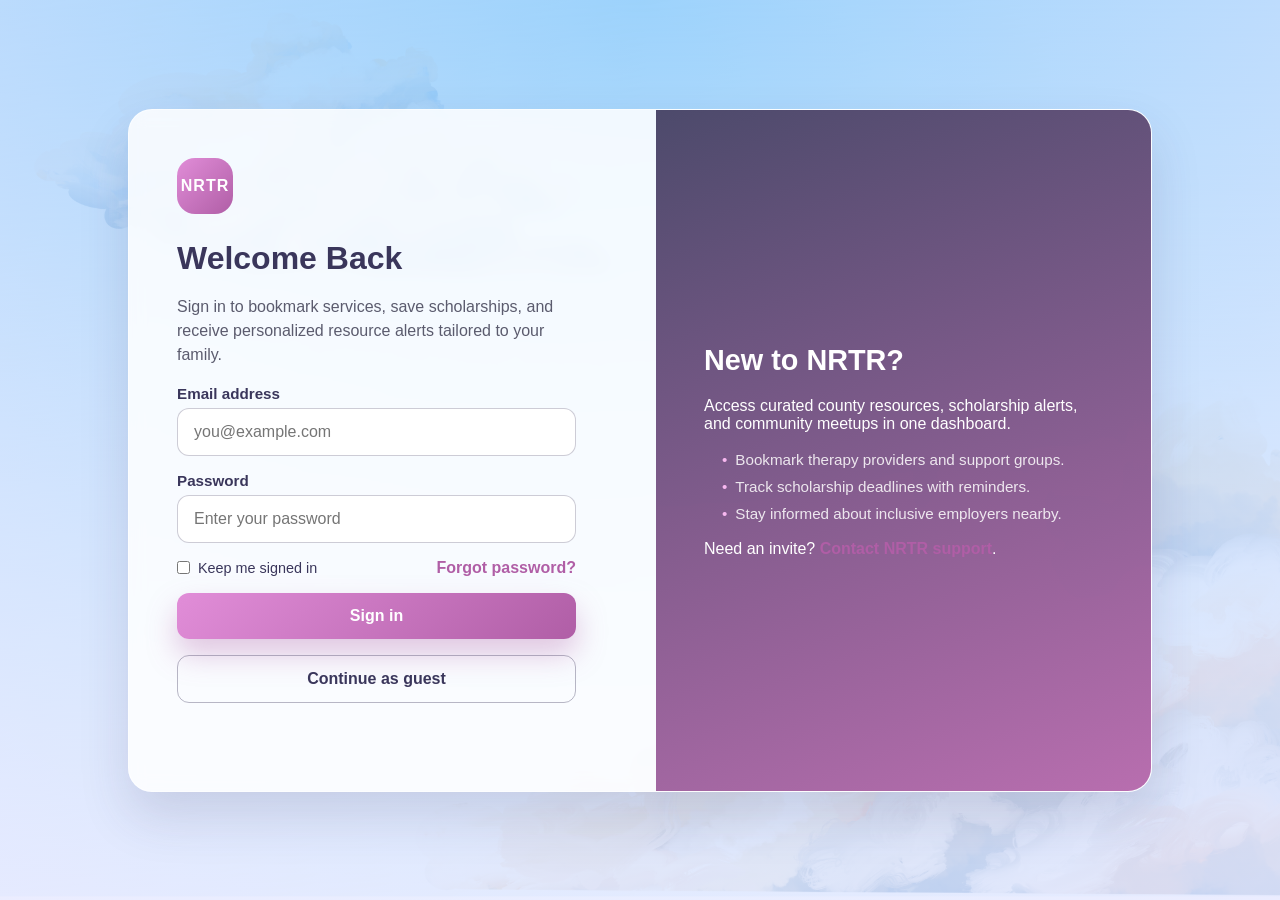
<file: index.html>
<!DOCTYPE html>
<html lang="en">
<head>
  <meta charset="UTF-8" />
  <meta name="viewport" content="width=device-width, initial-scale=1.0" />
  <title>NRTR | Login</title>
  <style>
    :root {
      color-scheme: light;
      font-family: "Poppins", -apple-system, BlinkMacSystemFont, "Segoe UI", sans-serif;
    }

    * {
      box-sizing: border-box;
      margin: 0;
      padding: 0;
    }

    body {
      min-height: 100vh;
      background: radial-gradient(circle at top, rgba(180, 220, 255, 0.4), rgba(230, 232, 255, 0.8)),
        url("Your\ paragraph\ text.png") center / cover fixed no-repeat;
      display: flex;
      align-items: center;
      justify-content: center;
      padding: 32px 16px;
      color: #3a365b;
    }

    .login-shell {
      width: 100%;
      max-width: 1024px;
      display: grid;
      grid-template-columns: repeat(auto-fit, minmax(320px, 1fr));
      gap: 32px;
      background: rgba(255, 255, 255, 0.85);
      border-radius: 24px;
      border: 1px solid rgba(255, 255, 255, 0.6);
      backdrop-filter: blur(8px);
      box-shadow: 0 25px 50px rgba(58, 54, 91, 0.15);
      overflow: hidden;
    }

    .login-card,
    .login-spotlight {
      padding: 48px;
    }

    .login-card {
      display: flex;
      flex-direction: column;
      gap: 18px;
    }

    .brand-badge {
      display: inline-flex;
      align-items: center;
      justify-content: center;
      width: 56px;
      height: 56px;
      border-radius: 18px;
      background: linear-gradient(135deg, #e18dd8, #b05ea6);
      color: white;
      font-weight: 700;
      letter-spacing: 1px;
    }

    h1 {
      font-size: 2rem;
      margin-top: 8px;
    }

    p.lead {
      color: #5b5b6e;
      line-height: 1.5;
    }

    form {
      display: flex;
      flex-direction: column;
      gap: 16px;
    }

    label {
      font-size: 0.95rem;
      font-weight: 600;
      margin-bottom: 6px;
      display: block;
    }

    input[type="email"],
    input[type="password"] {
      width: 100%;
      padding: 14px 16px;
      border: 1px solid rgba(58, 54, 91, 0.25);
      border-radius: 12px;
      font-size: 1rem;
      background: rgba(255, 255, 255, 0.9);
      transition: border 0.2s ease, box-shadow 0.2s ease;
    }

    input:focus {
      outline: none;
      border-color: #b05ea6;
      box-shadow: 0 0 0 4px rgba(212, 147, 199, 0.25);
    }

    .form-row {
      display: flex;
      justify-content: space-between;
      align-items: center;
      gap: 16px;
    }

    .form-row label {
      margin: 0;
      font-weight: 500;
      display: inline-flex;
      align-items: center;
      gap: 8px;
      font-size: 0.9rem;
    }

    button {
      border: none;
      border-radius: 12px;
      padding: 14px;
      font-size: 1rem;
      font-weight: 600;
      cursor: pointer;
      transition: transform 0.15s ease, box-shadow 0.2s ease;
    }

    button.primary {
      background: linear-gradient(135deg, #e18dd8, #b05ea6);
      color: #fff;
      box-shadow: 0 15px 30px rgba(176, 94, 166, 0.35);
    }

    button.ghost {
      background: transparent;
      border: 1.5px solid rgba(58, 54, 91, 0.35);
      color: #3a365b;
    }

    button:hover {
      transform: translateY(-1px);
    }

    button:active {
      transform: translateY(1px);
    }

    .status {
      min-height: 24px;
      font-size: 0.95rem;
      color: #5b5b6e;
    }

    .status.success {
      color: #2d8a5f;
    }

    .status.error {
      color: #b82a56;
    }

    .login-spotlight {
      background: linear-gradient(160deg, rgba(58, 54, 91, 0.9), rgba(176, 94, 166, 0.9));
      color: #fff;
      display: flex;
      flex-direction: column;
      justify-content: center;
      gap: 18px;
    }

    .login-spotlight h2 {
      font-size: 1.8rem;
      line-height: 1.3;
    }

    .login-spotlight ul {
      list-style: none;
      display: flex;
      flex-direction: column;
      gap: 10px;
      color: rgba(255, 255, 255, 0.85);
      font-size: 0.95rem;
      padding-left: 18px;
    }

    .login-spotlight ul li::before {
      content: "•";
      margin-right: 8px;
      color: #f7b8f0;
    }

    .sub-link {
      color: #b05ea6;
      text-decoration: none;
      font-weight: 600;
    }

    .sub-link:hover {
      text-decoration: underline;
    }

    @media (max-width: 640px) {
      .login-card,
      .login-spotlight {
        padding: 32px 24px;
      }
    }
  </style>
</head>
<body>
  <main class="login-shell">
    <section class="login-card">
      <span class="brand-badge">NRTR</span>
      <h1>Welcome Back</h1>
      <p class="lead">
        Sign in to bookmark services, save scholarships, and receive personalized resource alerts tailored to your family.
      </p>

      <form id="loginForm" novalidate>
        <div>
          <label for="email">Email address</label>
          <input id="email" name="email" type="email" placeholder="you@example.com" required />
        </div>

        <div>
          <label for="password">Password</label>
          <input id="password" name="password" type="password" placeholder="Enter your password" required minlength="6" />
        </div>

        <div class="form-row">
          <label>
            <input id="remember" name="remember" type="checkbox" />
            Keep me signed in
          </label>
          <a class="sub-link" href="mailto:support@nrtr.org?subject=Password%20reset">Forgot password?</a>
        </div>

        <button class="primary" type="submit">Sign in</button>
        <button class="ghost" type="button" id="guestSignIn">Continue as guest</button>
        <p class="status" id="loginStatus" aria-live="polite"></p>
      </form>
    </section>

    <aside class="login-spotlight">
      <h2>New to NRTR?</h2>
      <p>Access curated county resources, scholarship alerts, and community meetups in one dashboard.</p>
      <ul>
        <li>Bookmark therapy providers and support groups.</li>
        <li>Track scholarship deadlines with reminders.</li>
        <li>Stay informed about inclusive employers nearby.</li>
      </ul>
      <p>Need an invite? <a class="sub-link" href="mailto:hello@nrtr.org?subject=Create%20NRTR%20Account">Contact NRTR support</a>.</p>
    </aside>
  </main>

  <script>
  (() => {
    const form = document.getElementById("loginForm");
    const guestButton = document.getElementById("guestSignIn");
    const status = document.getElementById("loginStatus");

    const setStatus = (message, variant = "") => {
      status.textContent = message;
      status.className = `status ${variant}`.trim();
    };

    form.addEventListener("submit", async (event) => {
      event.preventDefault();
      const email = form.email.value.trim();
      const password = form.password.value.trim();

      if (!email || !password) {
        setStatus("Enter both email and password to continue.", "error");
        return;
      }

      setStatus("Signing you in...", "");

      try {
        const response = await fetch("http://127.0.0.1:5000/api/login", {
          method: "POST",
          headers: { "Content-Type": "application/json" },
          body: JSON.stringify({ email, password }),
        });

        const result = await response.json();

        if (result.success) {
          setStatus("Login successful! Redirecting...", "success");
          localStorage.setItem("userEmail", email);
          setTimeout(() => window.location.href = "nrtr.html", 1000);
        } else {
          setStatus(result.message, "error");
        }
      } catch (error) {
        setStatus("Login services to be added in future update.", "error");
      }
    });

    guestButton.addEventListener("click", () => {
      localStorage.setItem("userMode", "guest");
      setStatus("Guest mode active. Redirecting...", "success");
      setTimeout(() => window.location.href = "nrtr.html", 800);
    });
  })();
</script>

</body>
</html>
</file>
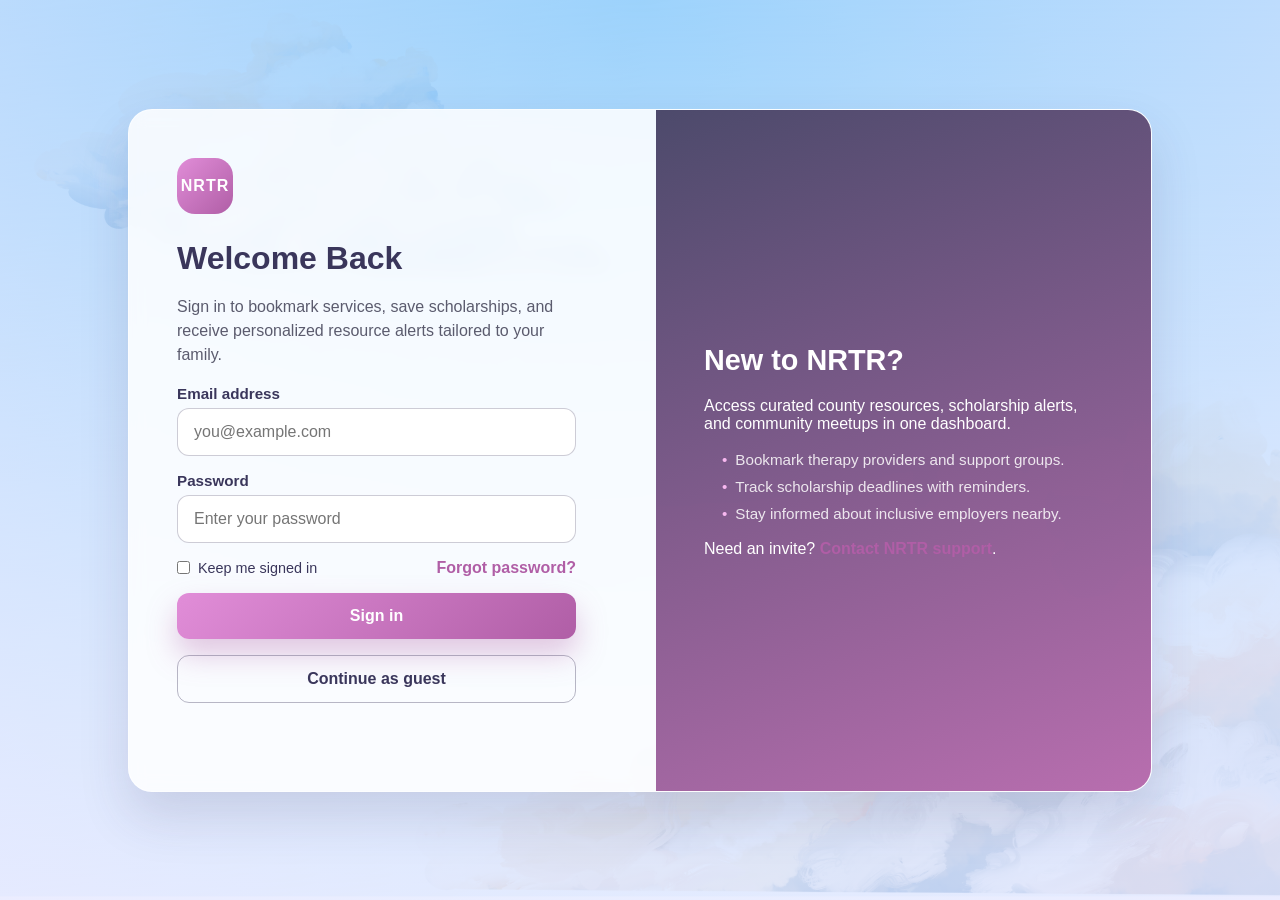
<file: nrtr.html>
<!DOCTYPE html>
<html lang="en">
<head>
  <meta charset="UTF-8" />
  <meta name="viewport" content="width=device-width, initial-scale=1.0" />
  <title>NRTR | Empowering Individuals with Special Needs</title>
  <link rel="stylesheet" href="style.css" />
</head>

<script>
window.addEventListener("DOMContentLoaded", () => {
  const email = localStorage.getItem("userEmail");
  const mode = localStorage.getItem("userMode");
  
  if (email) {
    console.log(`Welcome back, ${email}!`);
  } else if (mode === "guest") {
    console.log("Guest mode act ive");
  } else {
    window.location.href = "login.html";
  }
});
</script>

<body>
  <header class="main-header">
    <div class="logo">
      <a href="nrtr.html">NRTR</a>
    </div>
    <nav class="nav-links">
      <a href="Services/services.html">Services</a>
      <a href="Scholarships/Scholarships-Jobs.html">Scholarships & Jobs</a>
      <a href="AboutUs/AboutUs.html">About Us</a>
      <a href="index.html">Login</a>
    </nav>

  </header>

  <!-- Centered NRTR title -->
  <section class="hero">
    <h1 class="hero-title">NRTR</h1>
  </section>

  <!-- EMPOWERING SECTION -->
<section class="empowering">
  <div class="empower-container">
    <img
      src="background.jpeg"
      alt="Empowering Image"
      class="empower-image"
    />
    <div class="empower-text">
      <h2>Empowering Individuals with Special Needs</h2>
      <p>
        NRTR is dedicated to uplifting individuals with special needs by
        connecting them to resources, communities, and opportunities that
        promote inclusion and independence.
      </p>
      <a href="AboutUs/AboutUs.html" class="empower-btn">About Us</a>
    </div>
  </div>
</section>


  <!-- SECTION A: Resources (text left, image right) -->
<section class="alt-section">
  <div class="alt-section__inner">
    <div class="alt-section__text">
      <h2>Resources</h2>
      <p>
        We’ve compiled a variety of programs, support networks, and educational
        materials designed to empower individuals and their families.
      </p>
      <a class="btn-outline" href="Services/services.html">Services →</a>
    </div>
    <div class="alt-section__image">
      <img src="SpecialNeed.jpeg" alt="Resources" />
    </div>
  </div>
</section>

<!-- SECTION B: Scholarships & Jobs (image left, text right) -->
<section class="alt-section reverse">
  <div class="alt-section__inner">
    <div class="alt-section__text">
      <h2>Scholarships & Jobs</h2>
      <p>
        Explore inclusive employment opportunities and scholarships curated for
        different abilities, interests, and career paths.
      </p>
      <a class="btn-outline" href="Scholarships/Scholarships-Jobs.html">Scholarships & Jobs →</a>
    </div>
    <div class="alt-section__image">
      <img src="Scholarship.png" alt="Scholarships and Jobs" />
    </div>
  </div>
</section>

<!-- SECTION C: Self Search Engine -->
<section class="search-section">
  <h2>Self Search Engine</h2>
  <p>
    Find local programs, therapy centers, and community resources with our
    self-service engine powered by Yelp. Enter your location or service type below
    to discover nearby opportunities and support networks.
  </p>

  <div class="search-box">
    <input
      type="text"
      id="yelpSearchInput"
      placeholder="Search for autism programs, therapists, or support..."
    />
    <button id="yelpSearchBtn">Search</button>
  </div>

  <div id="yelpResults"></div>
</section>

  <!-- Footer -->
  <footer>
    <div class="footer-left">
      <p>Thank you for visiting our site.</p>
      <h2 class="footer-logo">NRTR</h2>
    </div>
    <div class="footer-right">
      <h4>Links:</h4>
      <a href="nrtr.html">Home</a>
      <a href="Services/services.html">Services</a>
      <a href="Scholarships/Scholarships-Jobs.html">Jobs/Scholarships</a>
      <a href="AboutUs/AboutUs.html">About Us</a>
    </div>
  </footer>
</body>
</html>
</file>
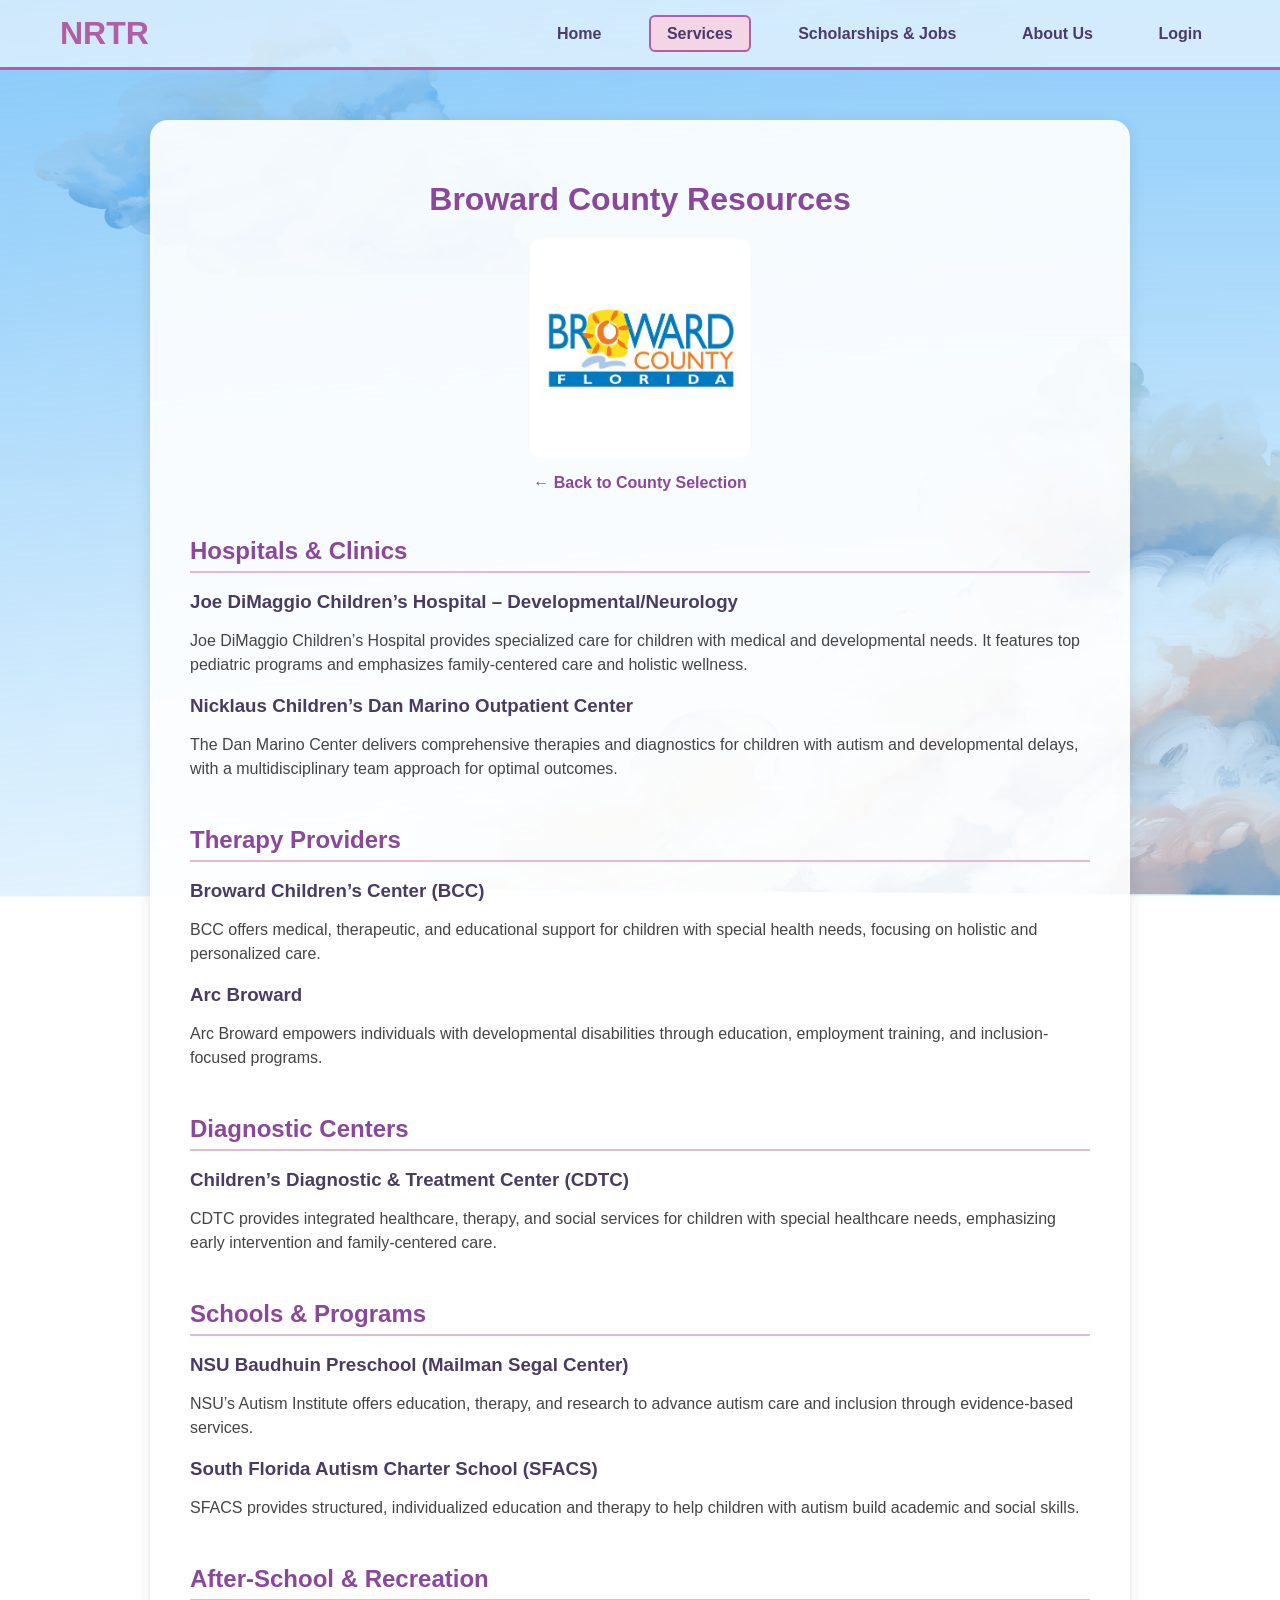
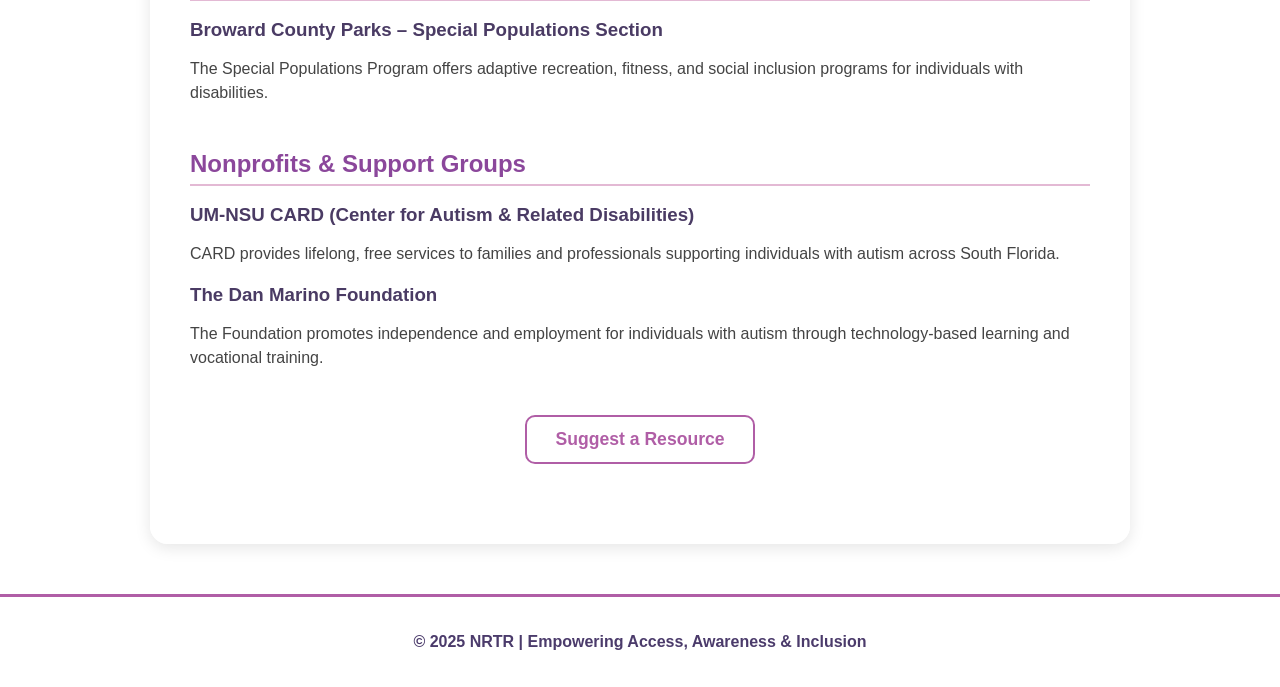
<file: Browardcounty/Browardcountysources.html>
<!DOCTYPE html>
<html lang="en">
<head>
  <meta charset="UTF-8" />
  <meta name="viewport" content="width=device-width, initial-scale=1.0" />
  <title>Broward County | NRTR</title>
  <link rel="stylesheet" href="broward-style.css" />
</head>

<body>
  <header class="main-header">
    <div class="logo">
      <a href="/nrtr.html">NRTR</a>
    </div>
    <nav class="nav-links">
      <a href="/nrtr.html">Home</a>
      <a href="/Services /services.html" class="active">Services</a>
      <a href="/Scholarships/Scholarships-Jobs.html">Scholarships & Jobs</a>
      <a href="/About Us/AboutUs.html">About Us</a>
      <a href="/index.html">Login</a>
    </nav>
  </header>

  <main class="content-container">
    <h1>Broward County Resources</h1>
    <img src="Broward-Logo-1.jpg" alt="Broward County Logo" class="county-logo" />
    <p class="back-link"><a href="/Services /services.html">← Back to County Selection</a></p>

    <section class="resource-section">
      <h2>Hospitals & Clinics</h2>
      <a href="https://www.jdch.com/" target="_blank">
        <h3>Joe DiMaggio Children’s Hospital – Developmental/Neurology</h3>
      </a>
      <p>Joe DiMaggio Children’s Hospital provides specialized care for children with medical and developmental needs. It features top pediatric programs and emphasizes family-centered care and holistic wellness.</p>

      <a href="http://nicklauschildrens.org/DanMarinoCenter" target="_blank">
        <h3>Nicklaus Children’s Dan Marino Outpatient Center</h3>
      </a>
      <p>The Dan Marino Center delivers comprehensive therapies and diagnostics for children with autism and developmental delays, with a multidisciplinary team approach for optimal outcomes.</p>
    </section>

    <section class="resource-section">
      <h2>Therapy Providers</h2>
      <a href="https://www.bcckids.org/" target="_blank">
        <h3>Broward Children’s Center (BCC)</h3>
      </a>
      <p>BCC offers medical, therapeutic, and educational support for children with special health needs, focusing on holistic and personalized care.</p>

      <a href="https://arcbroward.com/" target="_blank">
        <h3>Arc Broward</h3>
      </a>
      <p>Arc Broward empowers individuals with developmental disabilities through education, employment training, and inclusion-focused programs.</p>
    </section>

    <section class="resource-section">
      <h2>Diagnostic Centers</h2>
      <a href="https://childrensdiagnostic.com/" target="_blank">
        <h3>Children’s Diagnostic & Treatment Center (CDTC)</h3>
      </a>
      <p>CDTC provides integrated healthcare, therapy, and social services for children with special healthcare needs, emphasizing early intervention and family-centered care.</p>
    </section>

    <section class="resource-section">
      <h2>Schools & Programs</h2>
      <a href="https://education.nova.edu/about/department-schools/human-services/autism-institute.html" target="_blank">
        <h3>NSU Baudhuin Preschool (Mailman Segal Center)</h3>
      </a>
      <p>NSU’s Autism Institute offers education, therapy, and research to advance autism care and inclusion through evidence-based services.</p>

      <a href="https://sfacs.org/" target="_blank">
        <h3>South Florida Autism Charter School (SFACS)</h3>
      </a>
      <p>SFACS provides structured, individualized education and therapy to help children with autism build academic and social skills.</p>
    </section>

    <section class="resource-section">
      <h2>After-School & Recreation</h2>
      <a href="https://www.broward.org/Parks/Pages/SpecialPopulations.aspx" target="_blank">
        <h3>Broward County Parks – Special Populations Section</h3>
      </a>
      <p>The Special Populations Program offers adaptive recreation, fitness, and social inclusion programs for individuals with disabilities.</p>
    </section>

    <section class="resource-section">
      <h2>Nonprofits & Support Groups</h2>
      <a href="https://www.card.miami.edu/" target="_blank">
        <h3>UM-NSU CARD (Center for Autism & Related Disabilities)</h3>
      </a>
      <p>CARD provides lifelong, free services to families and professionals supporting individuals with autism across South Florida.</p>

      <a href="https://danmarinofoundation.org/" target="_blank">
        <h3>The Dan Marino Foundation</h3>
      </a>
      <p>The Foundation promotes independence and employment for individuals with autism through technology-based learning and vocational training.</p>
    </section>

    <div class="bottom-suggest-btn-wrapper">
      <a href="/About Us/AboutUs.html#suggest-resource" class="bottom-suggest-btn">
        Suggest a Resource
      </a>
    </div>

  </main>

  <footer class="site-footer">
    <p>© 2025 NRTR | Empowering Access, Awareness & Inclusion</p>
  </footer>
</body>
</html>
</file>
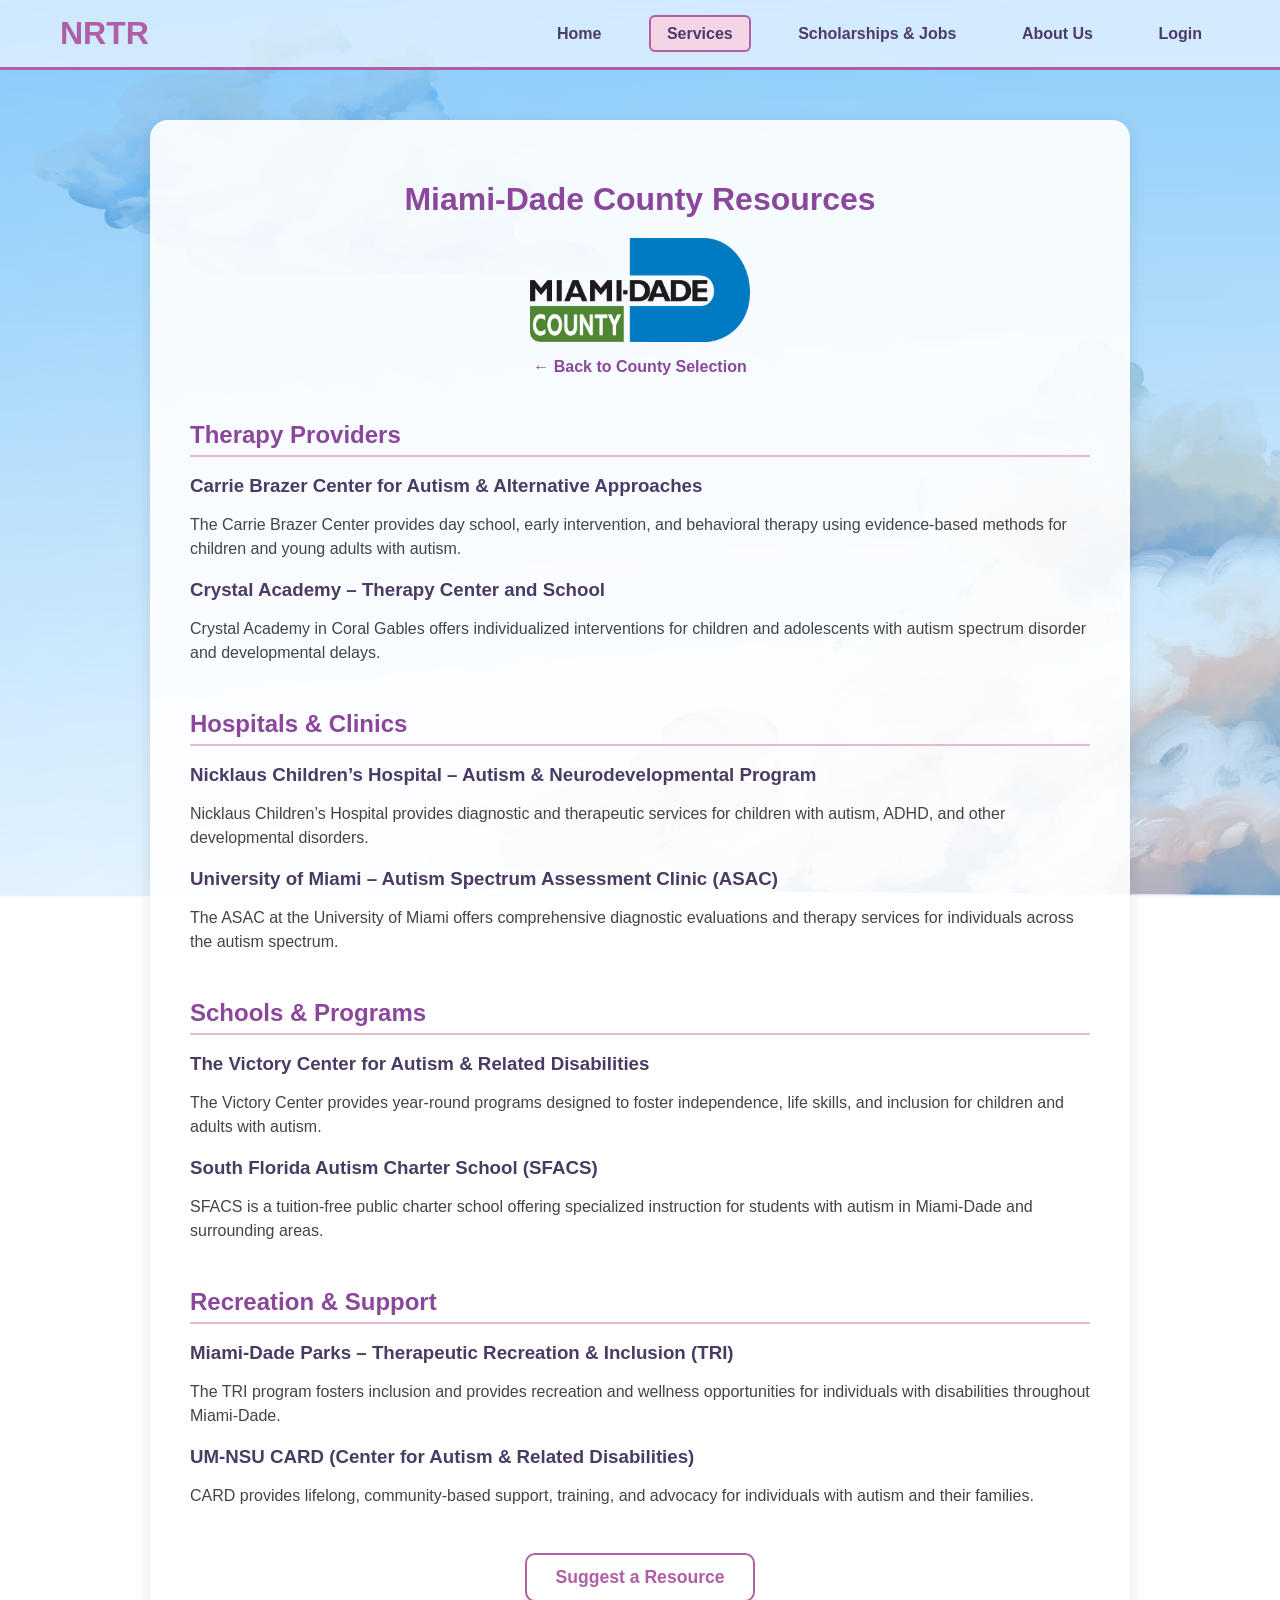
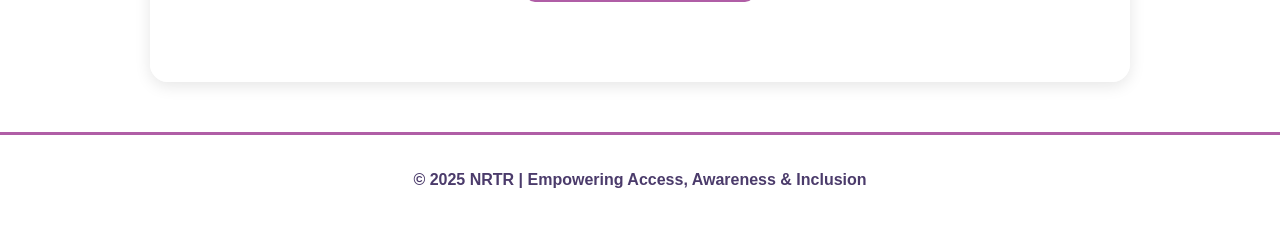
<file: Miami-Dadecounty/Miami-Dadecountysources.html>
<!DOCTYPE html>
<html lang="en">
<head>
  <meta charset="UTF-8" />
  <meta name="viewport" content="width=device-width, initial-scale=1.0" />
  <title>Miami-Dade County | NRTR</title>
  <link rel="stylesheet" href="MiamiDade-style.css" />
</head>

<body>
  <header class="main-header">
    <div class="logo">
      <a href="/nrtr.html">NRTR</a>
    </div>
    <nav class="nav-links">
      <a href="/nrtr.html">Home</a>
      <a href="/Services /services.html" class="active">Services</a>
      <a href="/Scholarships/Scholarships-Jobs.html">Scholarships & Jobs</a>
      <a href="/About Us/AboutUs.html">About Us</a>
      <a href="/index.html">Login</a>
    </nav>
  </header>

  <main class="content-container">
    <h1>Miami-Dade County Resources</h1>
    <img src="/Pictures/MiamiDade.png" alt="Miami-Dade County Logo" class="county-logo" />
    <p class="back-link"><a href="/Services /services.html">← Back to County Selection</a></p>

    <section class="resource-section">
      <h2>Therapy Providers</h2>
      <a href="https://cbc4autism.org/" target="_blank">
        <h3>Carrie Brazer Center for Autism & Alternative Approaches</h3>
      </a>
      <p>
        The Carrie Brazer Center provides day school, early intervention, and behavioral therapy
        using evidence-based methods for children and young adults with autism.
      </p>

      <a href="https://crystalacademy.org/" target="_blank">
        <h3>Crystal Academy – Therapy Center and School</h3>
      </a>
      <p>
        Crystal Academy in Coral Gables offers individualized interventions for children and
        adolescents with autism spectrum disorder and developmental delays.
      </p>
    </section>

    <section class="resource-section">
      <h2>Hospitals & Clinics</h2>
      <a href="https://www.nicklauschildrens.org/programs/neurodevelopmental-conditions-and-autism" target="_blank">
        <h3>Nicklaus Children’s Hospital – Autism & Neurodevelopmental Program</h3>
      </a>
      <p>
        Nicklaus Children’s Hospital provides diagnostic and therapeutic services for children with
        autism, ADHD, and other developmental disorders.
      </p>

      <a href="https://umasac.psy.miami.edu/" target="_blank">
        <h3>University of Miami – Autism Spectrum Assessment Clinic (ASAC)</h3>
      </a>
      <p>
        The ASAC at the University of Miami offers comprehensive diagnostic evaluations and therapy
        services for individuals across the autism spectrum.
      </p>
    </section>

    <section class="resource-section">
      <h2>Schools & Programs</h2>
      <a href="https://thevictoryschool.org/" target="_blank">
        <h3>The Victory Center for Autism & Related Disabilities</h3>
      </a>
      <p>
        The Victory Center provides year-round programs designed to foster independence, life skills,
        and inclusion for children and adults with autism.
      </p>

      <a href="https://sfacs.org/" target="_blank">
        <h3>South Florida Autism Charter School (SFACS)</h3>
      </a>
      <p>
        SFACS is a tuition-free public charter school offering specialized instruction for students
        with autism in Miami-Dade and surrounding areas.
      </p>
    </section>

    <section class="resource-section">
      <h2>Recreation & Support</h2>
      <a href="https://www.miamidade.gov/global/service.page?Mduid_service=ser1531255192150175" target="_blank">
        <h3>Miami-Dade Parks – Therapeutic Recreation & Inclusion (TRI)</h3>
      </a>
      <p>
        The TRI program fosters inclusion and provides recreation and wellness opportunities for
        individuals with disabilities throughout Miami-Dade.
      </p>

      <a href="https://www.card.miami.edu/" target="_blank">
        <h3>UM-NSU CARD (Center for Autism & Related Disabilities)</h3>
      </a>
      <p>
        CARD provides lifelong, community-based support, training, and advocacy for individuals with
        autism and their families.
      </p>
    </section>

    <div class="bottom-suggest-btn-wrapper">
      <a href="/About Us/AboutUs.html#suggest-resource" class="bottom-suggest-btn">
        Suggest a Resource
      </a>
    </div>
  </main>

  <footer class="site-footer">
    <p>© 2025 NRTR | Empowering Access, Awareness & Inclusion</p>
  </footer>
</body>
</html>
</file>
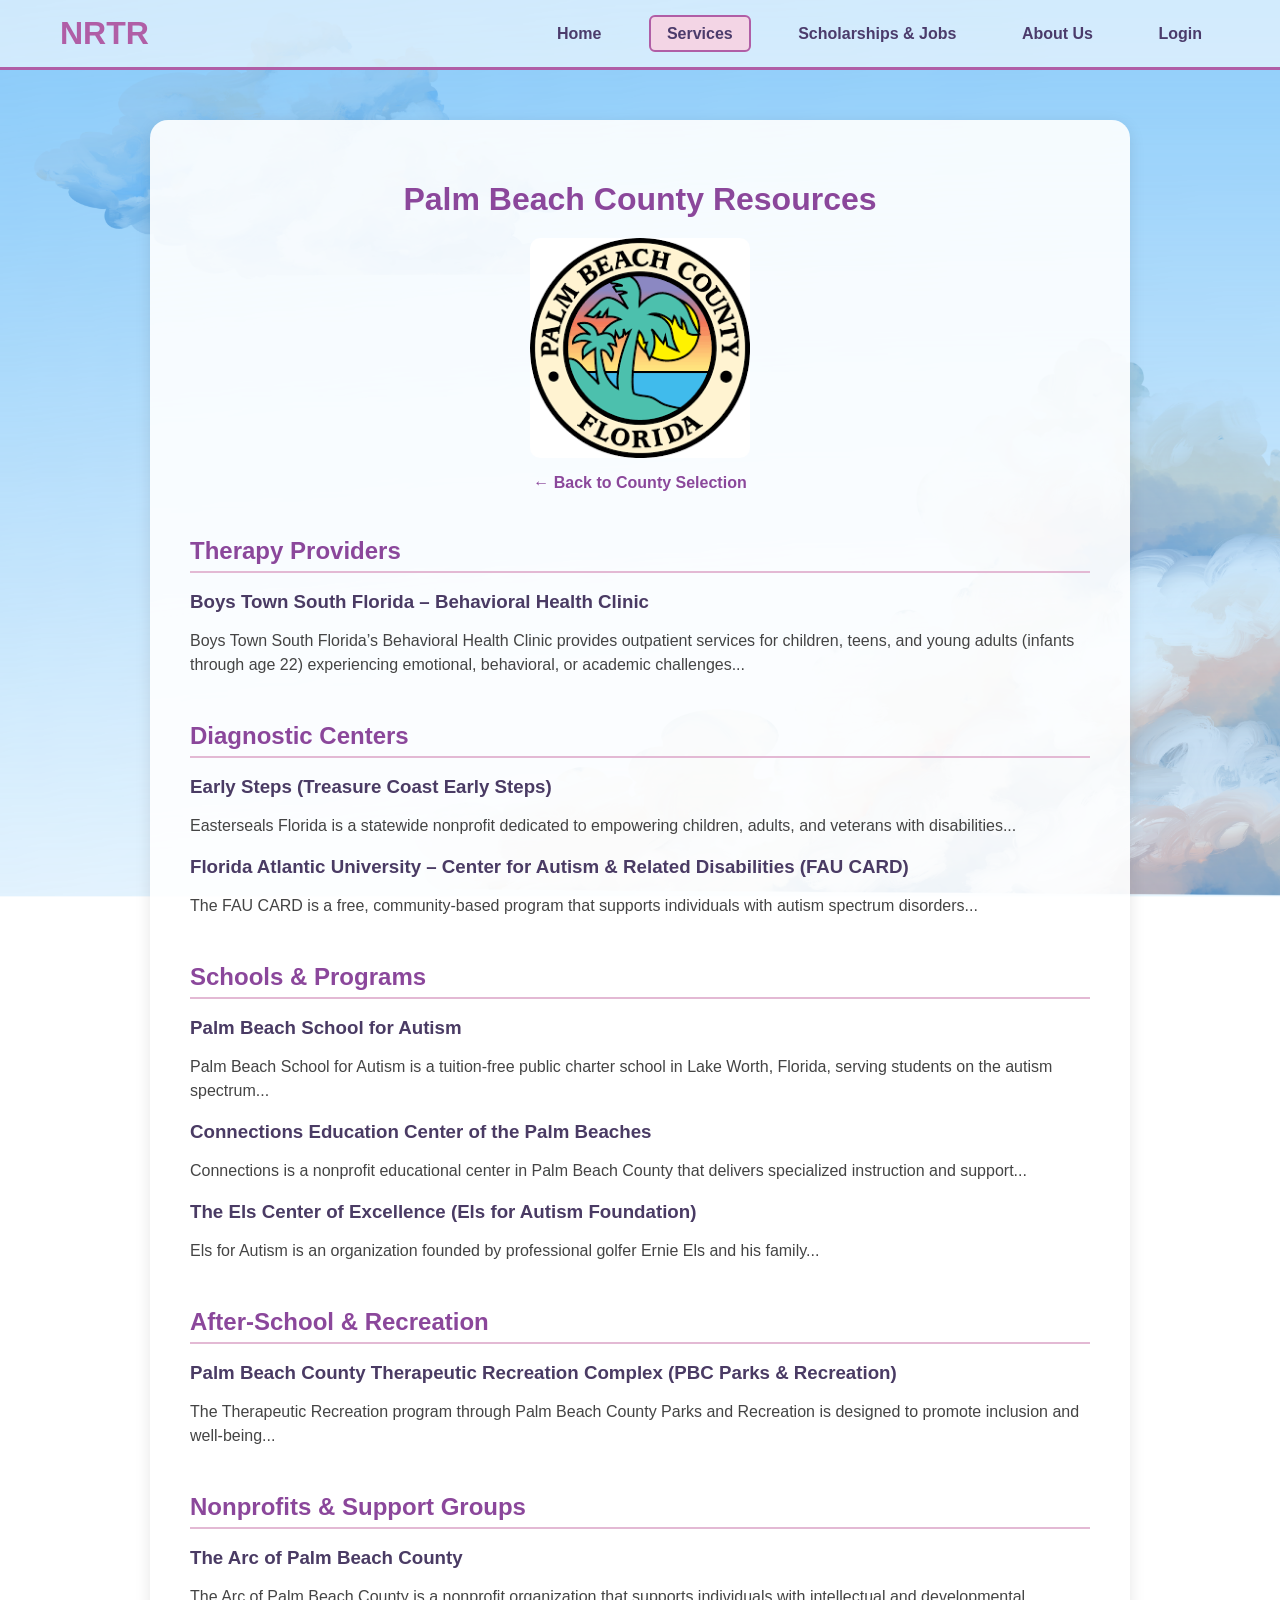
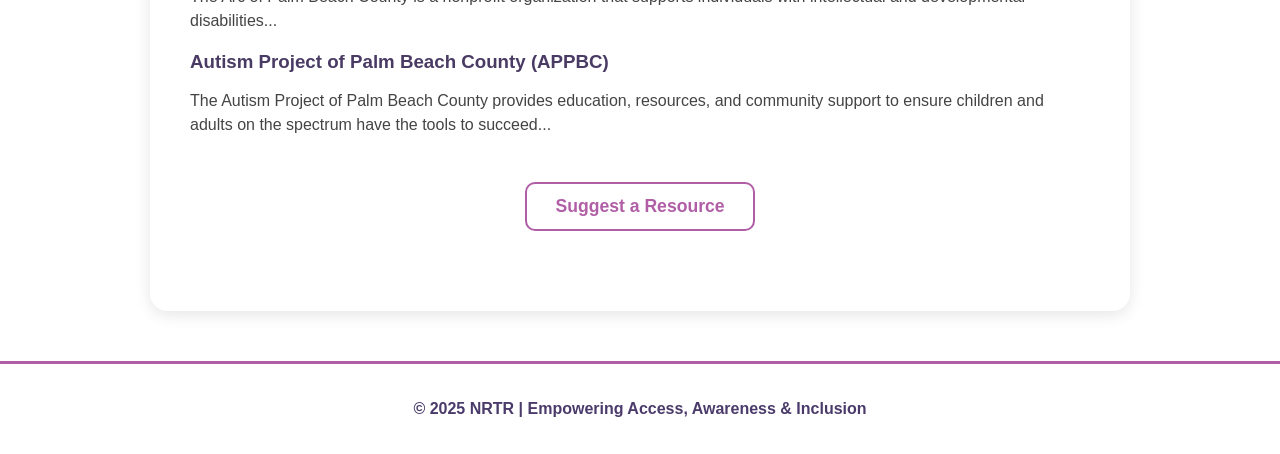
<file: Palmbeachcounty/palmbeachsources.html>
<!DOCTYPE html>
<html lang="en">
<head>
  <meta charset="UTF-8">
  <meta name="viewport" content="width=device-width, initial-scale=1.0">
  <title>Palm Beach County | NRTR</title>
  <link rel="stylesheet" href="palmbeach-style.css">
</head>

<body>
  <!-- Header identical to homepage -->
  <header class="main-header">
    <div class="logo">
      <a href="/nrtr.html">NRTR</a>
    </div>
    <nav class="nav-links">
      <a href="/nrtr.html">Home</a>
      <a href="/Services /services.html" class="active">Services</a>
      <a href="/Scholarships/Scholarships-Jobs.html">Scholarships & Jobs</a>
      <a href="/About Us/AboutUs.html">About Us</a>
      <a href="/index.html">Login</a>
    </nav>
  </header>

  <main class="content-container">
    <h1>Palm Beach County Resources</h1>
    <img src="PalmBeachCounty.png" alt="Palm Beach County Logo" class="county-logo">

    <p class="back-link"><a href="/Services /services.html">← Back to County Selection</a></p>

    <section class="resource-section">
      <h2>Therapy Providers</h2>
      <a href="http://boystown.org/south-florida/behavioral-health" target="_blank">
        <h3>Boys Town South Florida – Behavioral Health Clinic</h3>
      </a>
      <p>Boys Town South Florida’s Behavioral Health Clinic provides outpatient services for children, teens, and young adults (infants through age 22) experiencing emotional, behavioral, or academic challenges...</p>
    </section>

    <section class="resource-section">
      <h2>Diagnostic Centers</h2>
      <a href="https://www.easterseals.com/florida/" target="_blank">
        <h3>Early Steps (Treasure Coast Early Steps)</h3>
      </a>
      <p>Easterseals Florida is a statewide nonprofit dedicated to empowering children, adults, and veterans with disabilities...</p>

      <a href="https://www.fau.edu/education/centersandprograms/card/" target="_blank">
        <h3>Florida Atlantic University – Center for Autism & Related Disabilities (FAU CARD)</h3>
      </a>
      <p>The FAU CARD is a free, community-based program that supports individuals with autism spectrum disorders...</p>
    </section>

    <section class="resource-section">
      <h2>Schools & Programs</h2>
      <a href="https://pbsfa.org/" target="_blank"><h3>Palm Beach School for Autism</h3></a>
      <p>Palm Beach School for Autism is a tuition-free public charter school in Lake Worth, Florida, serving students on the autism spectrum...</p>

      <a href="https://www.connectedpb.com/" target="_blank"><h3>Connections Education Center of the Palm Beaches</h3></a>
      <p>Connections is a nonprofit educational center in Palm Beach County that delivers specialized instruction and support...</p>

      <a href="https://www.elsforautism.org/" target="_blank"><h3>The Els Center of Excellence (Els for Autism Foundation)</h3></a>
      <p>Els for Autism is an organization founded by professional golfer Ernie Els and his family...</p>
    </section>

    <section class="resource-section">
      <h2>After-School & Recreation</h2>
      <a href="https://discover.pbc.gov/parks/Pages/Therapeutic-Recreation.aspx" target="_blank">
        <h3>Palm Beach County Therapeutic Recreation Complex (PBC Parks & Recreation)</h3>
      </a>
      <p>The Therapeutic Recreation program through Palm Beach County Parks and Recreation is designed to promote inclusion and well-being...</p>
    </section>

    <section class="resource-section">
      <h2>Nonprofits & Support Groups</h2>
      <a href="https://arcpbc.org/" target="_blank"><h3>The Arc of Palm Beach County</h3></a>
      <p>The Arc of Palm Beach County is a nonprofit organization that supports individuals with intellectual and developmental disabilities...</p>

      <a href="https://www.autismprojectofpalmbeachcounty.org/" target="_blank">
        <h3>Autism Project of Palm Beach County (APPBC)</h3>
      </a>
      <p>The Autism Project of Palm Beach County provides education, resources, and community support to ensure children and adults on the spectrum have the tools to succeed...</p>
    </section>

    <div class="bottom-suggest-btn-wrapper">
      <a href="/About Us/AboutUs.html#suggest-resource" class="bottom-suggest-btn">
        Suggest a Resource
      </a>
    </div>

  </main>

  <footer class="site-footer">
    <div class="footer-content">
      <p>© 2025 NRTR | Empowering Access, Awareness & Inclusion</p>
    </div>
  </footer>
</body>
</html>
</file>
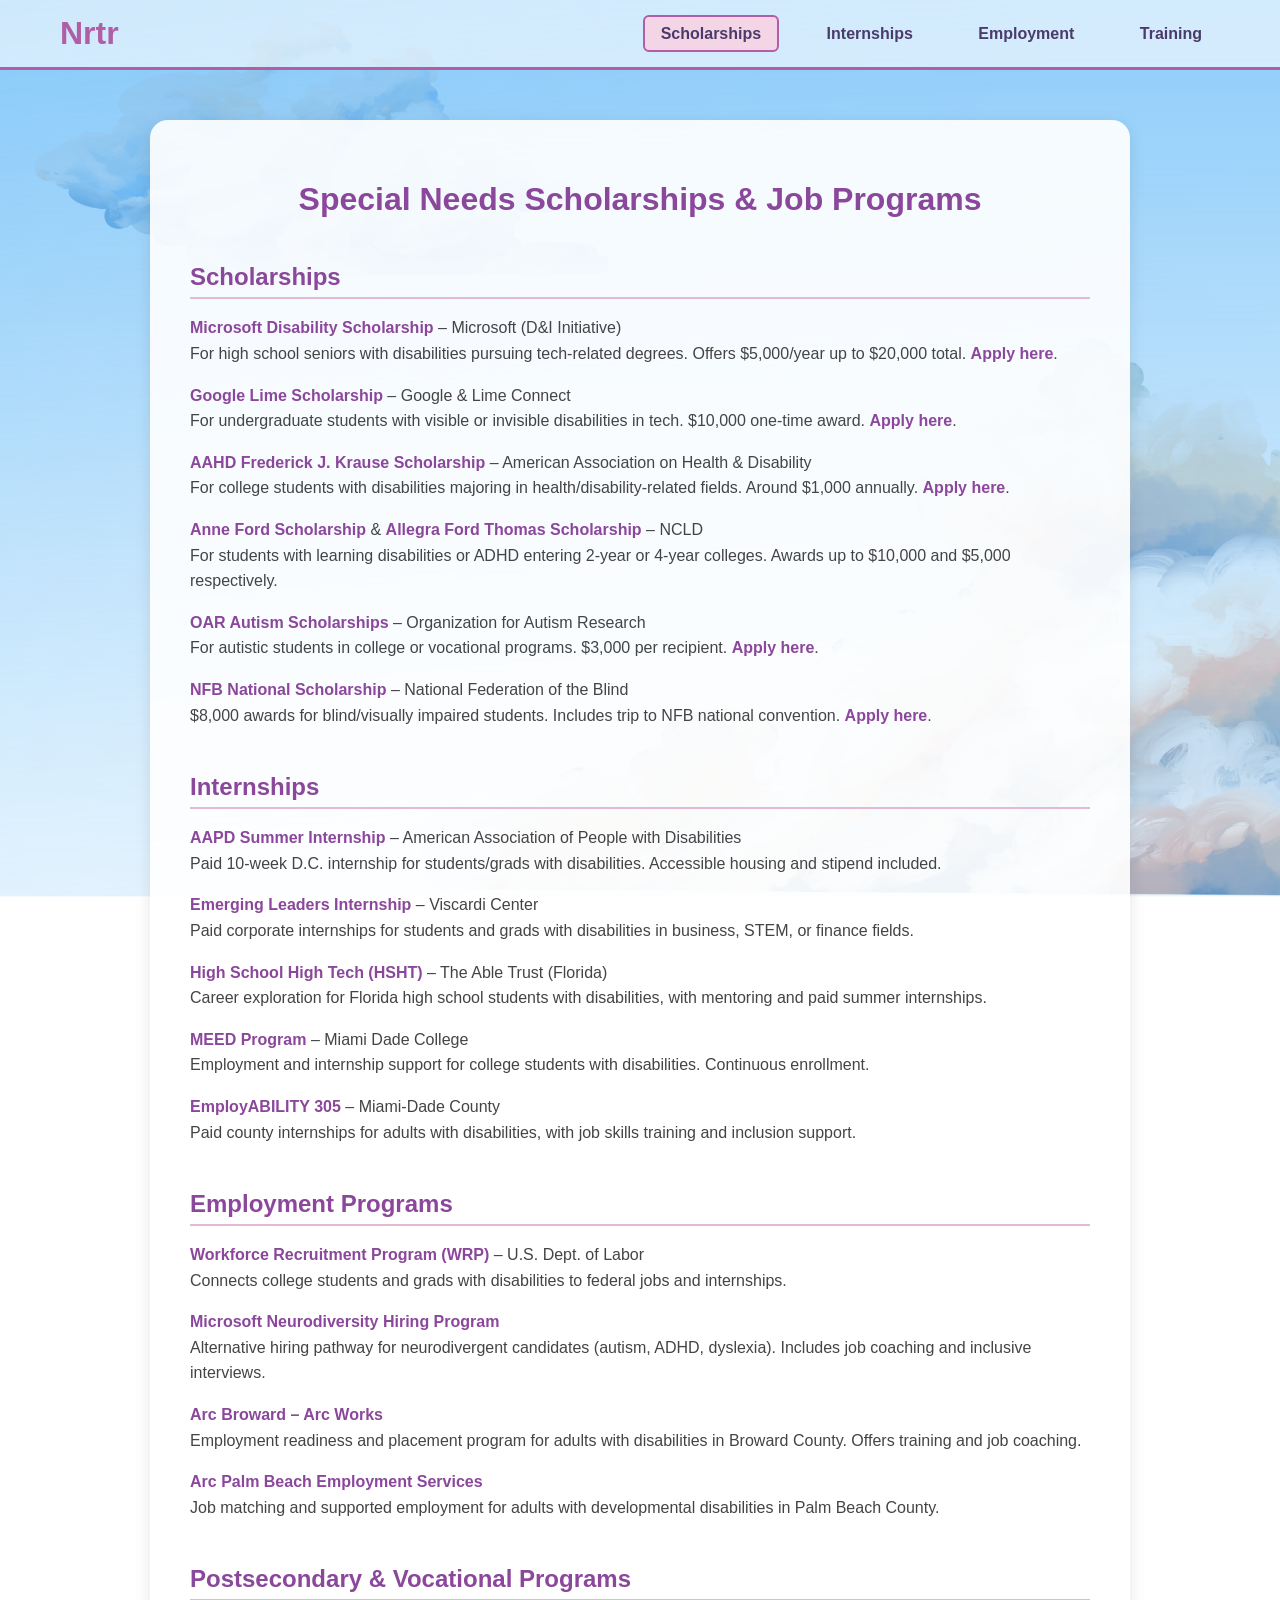
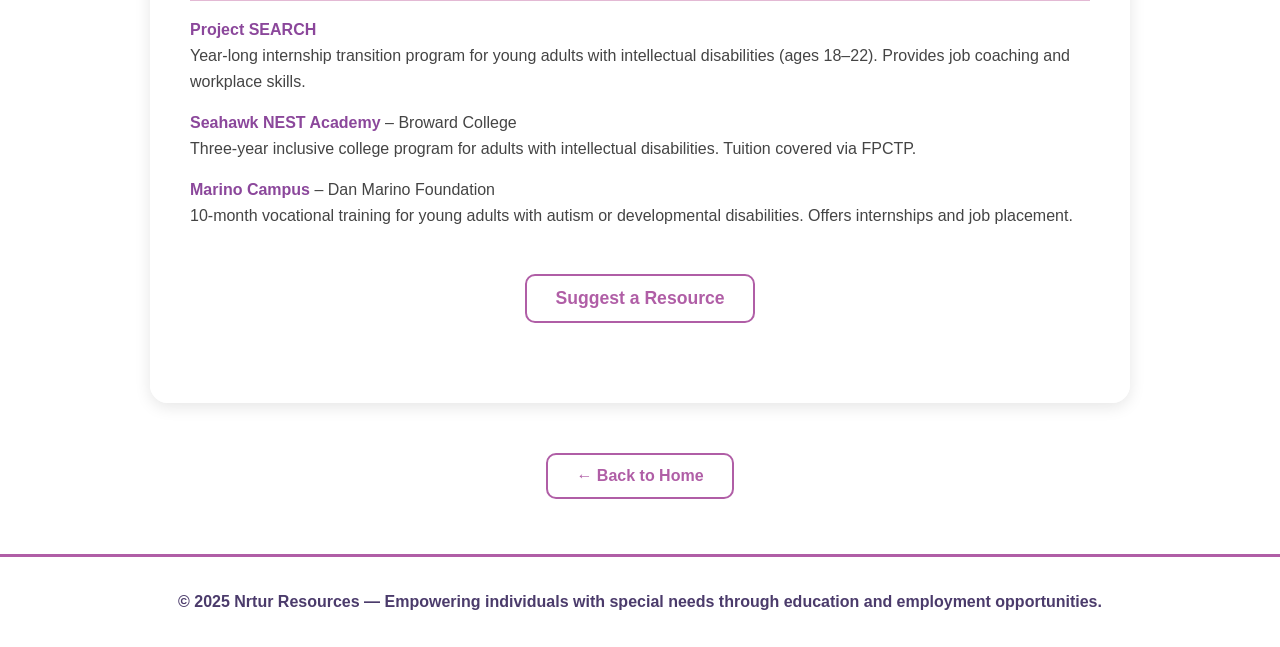
<file: Scholarships/Scholarships-Jobs.html>
<!DOCTYPE html>
<html lang="en">
<head>
  <meta charset="UTF-8">
  <meta name="viewport" content="width=device-width, initial-scale=1.0">
  <title>Special Needs Scholarships & Job Programs</title>
  <link rel="stylesheet" href="/Scholarships/Scholarships-Jobs-style.css">
</head>
<body>
  <header class="main-header">
    <div class="logo"><a href="/nrtr.html">Nrtr</a></div>
    <nav class="nav-links">
      <a href="#scholarships" class="active">Scholarships</a>
      <a href="#internships">Internships</a>
      <a href="#employment">Employment</a>
      <a href="#training">Training</a>
    </nav>
  </header>

  <main class="content-container">
    <h1>Special Needs Scholarships & Job Programs</h1>

    <section class="resource-section" id="scholarships">
      <h2>Scholarships</h2>
      <p><a href="https://www.microsoft.com/en-us/diversity/microsoftdisabilityscholarship">Microsoft Disability Scholarship</a> – Microsoft (D&I Initiative)<br>
      For high school seniors with disabilities pursuing tech-related degrees. Offers $5,000/year up to $20,000 total. <a href="https://aka.ms/disabilityscholarship">Apply here</a>.</p>

      <p><a href="https://limeconnect.com">Google Lime Scholarship</a> – Google & Lime Connect<br>
      For undergraduate students with visible or invisible disabilities in tech. $10,000 one-time award. <a href="https://apply.limeconnect.com">Apply here</a>.</p>

      <p><a href="https://aahd.us/initiatives/scholarship/">AAHD Frederick J. Krause Scholarship</a> – American Association on Health & Disability<br>
      For college students with disabilities majoring in health/disability-related fields. Around $1,000 annually. <a href="https://www.surveymonkey.com/r/AAHDScholarship">Apply here</a>.</p>

      <p><a href="https://www.ncld.org/scholarships-awards/">Anne Ford Scholarship</a> & <a href="https://www.ncld.org/scholarships-awards/">Allegra Ford Thomas Scholarship</a> – NCLD<br>
      For students with learning disabilities or ADHD entering 2-year or 4-year colleges. Awards up to $10,000 and $5,000 respectively.</p>

      <p><a href="https://researchautism.org/how-we-help/scholarships/">OAR Autism Scholarships</a> – Organization for Autism Research<br>
      For autistic students in college or vocational programs. $3,000 per recipient. <a href="https://researchautism.smapply.org">Apply here</a>.</p>

      <p><a href="https://nfb.org/programs-services/scholarships-and-awards/scholarship-program">NFB National Scholarship</a> – National Federation of the Blind<br>
      $8,000 awards for blind/visually impaired students. Includes trip to NFB national convention. <a href="https://nfb.org/scholarships">Apply here</a>.</p>
    </section>

    <section class="resource-section" id="internships">
      <h2>Internships</h2>
      <p><a href="https://www.aapd.com/summer-internship-program/">AAPD Summer Internship</a> – American Association of People with Disabilities<br>
      Paid 10-week D.C. internship for students/grads with disabilities. Accessible housing and stipend included.</p>

      <p><a href="https://www.viscardicenter.org">Emerging Leaders Internship</a> – Viscardi Center<br>
      Paid corporate internships for students and grads with disabilities in business, STEM, or finance fields.</p>

      <p><a href="https://abletrust.org/high-school-high-tech/">High School High Tech (HSHT)</a> – The Able Trust (Florida)<br>
      Career exploration for Florida high school students with disabilities, with mentoring and paid summer internships.</p>

      <p><a href="https://www.mdc.edu/meed/">MEED Program</a> – Miami Dade College<br>
      Employment and internship support for college students with disabilities. Continuous enrollment.</p>

      <p><a href="https://www.miamidade.gov/global/economy/employability305.page">EmployABILITY 305</a> – Miami-Dade County<br>
      Paid county internships for adults with disabilities, with job skills training and inclusion support.</p>
    </section>

    <section class="resource-section" id="employment">
      <h2>Employment Programs</h2>
      <p><a href="https://wrp.gov">Workforce Recruitment Program (WRP)</a> – U.S. Dept. of Labor<br>
      Connects college students and grads with disabilities to federal jobs and internships.</p>

      <p><a href="https://aka.ms/neurodiversity">Microsoft Neurodiversity Hiring Program</a><br>
      Alternative hiring pathway for neurodivergent candidates (autism, ADHD, dyslexia). Includes job coaching and inclusive interviews.</p>

      <p><a href="https://arcbroward.com/arcworks/">Arc Broward – Arc Works</a><br>
      Employment readiness and placement program for adults with disabilities in Broward County. Offers training and job coaching.</p>

      <p><a href="https://arcpbc.org/programs/adult-services">Arc Palm Beach Employment Services</a><br>
      Job matching and supported employment for adults with developmental disabilities in Palm Beach County.</p>
    </section>

    <section class="resource-section" id="training">
      <h2>Postsecondary & Vocational Programs</h2>
      <p><a href="https://projectsearch.us/">Project SEARCH</a><br>
      Year-long internship transition program for young adults with intellectual disabilities (ages 18–22). Provides job coaching and workplace skills.</p>

      <p><a href="https://www.broward.edu/accessibility/seahawknest/">Seahawk NEST Academy</a> – Broward College<br>
      Three-year inclusive college program for adults with intellectual disabilities. Tuition covered via FPCTP.</p>

      <p><a href="https://marinocampus.org">Marino Campus</a> – Dan Marino Foundation<br>
      10-month vocational training for young adults with autism or developmental disabilities. Offers internships and job placement.</p>
    </section>

    <div class="bottom-suggest-btn-wrapper">
      <a href="/About Us/AboutUs.html#suggest-resource" class="bottom-suggest-btn">
        Suggest a Resource
      </a>
    </div>
  </main>

  <div class="back-btn-wrapper">
    <a href="/nrtr.html" class="back-home-btn">← Back to Home</a>
  </div>

  <footer class="site-footer">
    <p>© 2025 Nrtur Resources — Empowering individuals with special needs through education and employment opportunities.</p>
  </footer>
</body>
</html>
</file>
<file: style.css>
/* Reset */
* {
  margin: 0;
  padding: 0;
  box-sizing: border-box;
  font-family: "Poppins", sans-serif;
}

/* ---- GLOBAL BACKGROUND ---- */
body {
  background-image: url("Your\ paragraph\ text.png");
  background-size: cover;
  background-repeat: no-repeat;
  background-attachment: fixed;
  background-position: center;
  margin: 0;
  font-family: 'Poppins', sans-serif;
  color: #4c4972;
}

html {
  scroll-behavior: smooth;
}

/* ---- HEADER ---- */
.main-header {
  display: flex;
  justify-content: space-between;
  align-items: center;
  padding: 20px 5%;
  background-color: rgba(255, 255, 255, 0.6);
  backdrop-filter: blur(8px);
  position: sticky;
  top: 0;
  z-index: 10;
  border-bottom: 2px solid rgba(255, 255, 255, 0.4);
}

/* Logo */
.logo a {
  text-decoration: none;
  font-size: 1.8rem;
  font-weight: bold;
  color: #b05ea6;
  letter-spacing: 1px;
}

/* ---- NAVIGATION ---- */
.nav-links a {
  text-decoration: none;
  margin-left: 20px;
  padding: 8px 16px;
  border: 2px solid #b05ea6;
  color: #b05ea6;
  border-radius: 8px;
  font-weight: 600;
  transition: all 0.2s ease-in-out;
}

/* Hover effect: lift slightly */
.nav-links a:hover {
  background-color: #b05ea6;
  color: white;
  transform: translateY(-2px);
}

/* Active / clicked effect: press down */
.nav-links a:active {
  transform: translateY(2px);
  box-shadow: inset 0 3px 5px rgba(0, 0, 0, 0.2);
}

/* ---- HERO ---- */
.hero {
  height: 60vh;
  display: flex;
  justify-content: center;
  align-items: center;
  text-align: center;
}

/* Centered NRTR Title */
.hero-title {
  font-size: 6rem;
  font-weight: bold;
  color: #da8ed6; /* soft pink like your image */
  letter-spacing: 8px;
  text-shadow: 0 4px 12px rgba(255, 192, 245, 0.3);
  animation: fadeIn 2s ease forwards;
}

@keyframes fadeIn {
  from { opacity: 0; transform: translateY(30px); }
  to { opacity: 1; transform: translateY(0); }
}

/* Empowering Section */
.empowering {
  background: transparent;
  background-color: transparent; 
  padding: 80px 10%;
  text-align: center;
  display: flex;
  justify-content: center;
  align-items: center;
  flex-direction: column;
}

.empower-container {
  display: flex;
  flex-direction: column;
  align-items: center;
  text-align: center;
  max-width: 900px;
  margin: 0 auto;
  gap: 24px;
}

/* Image styling */
.empower-image {
  width: 100%;
  max-width: 650px;          
  height: auto;
  border-radius: 12px;
  box-shadow: 0 6px 16px rgba(0, 0, 0, 0.1);
  object-fit: cover;
}

/* Text styling */
.empower-text h2 {
  font-size: 2rem;
  color: #4c4972; /* indigo tone */
  font-weight: 700;
  margin-bottom: 12px;
}

.empower-text p {
  color: #5b5b6e;
  line-height: 1.7;
  max-width: 600px;
  margin: 0 auto 20px;
}

/* Button */
.empower-btn {
  display: inline-block;
  background-color: #c97bb8;
  color: #fff;
  padding: 12px 28px;
  border-radius: 8px;
  text-decoration: none;
  font-weight: 600;
  transition: all 0.3s ease;
  box-shadow: 0 4px 12px rgba(201, 123, 184, 0.3);
}

.empower-btn:hover {
  background-color: #b764a5;
  transform: translateY(-2px);
  box-shadow: 0 6px 18px rgba(183, 100, 165, 0.35);
}

/* Resources Section */
.resources {
  text-align: center;
  padding: 3rem 10%;
  background: transparent;
  background-color: transparent;
}

.resources h2 {
  margin-bottom: 1rem;
  font-size: 1.8rem;
  color: #4c4972;
}

.resources p {
  margin-bottom: 2rem;
  color: #5a5a5a;
  line-height: 1.6;
}

.resources-content {
  display: flex;
  justify-content: space-around;
  align-items: center;
  flex-wrap: wrap;
}

.resources-content img {
  width: 260px;
  border-radius: 10px;
  box-shadow: 0 6px 12px rgba(0, 0, 0, 0.08);
  transition: transform 0.3s;
}

.resources-content img:hover {
  transform: scale(1.05);
}

/* ------- Alternating sections under the banner ------- */
.alt-section{
  padding: 64px 10%;
  background: transparent;
  background-color: transparent;
}

.alt-section__inner{
  display: grid;
  grid-template-columns: 1fr;
  align-items: center;
  gap: 28px;
}

.alt-section__text h2{
  font-size: 2rem;
  color: #4c4972;          /* indigo title */
  margin: 0 0 12px;
  font-weight: 700;
  letter-spacing: -0.01em;
}

.alt-section__text p{
  color: #5b5b6e;
  line-height: 1.8;
  margin: 0 0 18px;
  max-width: 48ch;
}

.alt-section__image img{
  width: 100%;
  max-width: 520px;
  height: auto;
  border-radius: 12px;
  box-shadow: 0 10px 24px rgba(0,0,0,.08);
}

/* outline button consistent with your theme */
.btn-outline{
  display: inline-block;
  text-decoration: none;
  color: #4c4972;
  border: 2px solid #4c4972;
  padding: 10px 16px;
  border-radius: 6px;
  font-weight: 600;
  transition: .25s ease;
}
.btn-outline:hover{
  background: #c97bb8;
  border-color: #c97bb8;
  color: #fff;
  box-shadow: 0 6px 12px rgba(201,123,184,.35);
}

/* desktop: alternate with .reverse */
@media (min-width: 920px){
  .alt-section__inner{
    grid-template-columns: 1.05fr 1fr;
    gap: 56px;
  }
  /* default order: text left / image right */
  .alt-section__text{ order: 1; }
  .alt-section__image{ order: 2; }

  /* reversed section: image left / text right */
  .alt-section.reverse .alt-section__text{ order: 2; }
  .alt-section.reverse .alt-section__image{ order: 1; }
}

/* --- Self Search Engine Section --- */
.search-section {
  text-align: center;
  padding: 80px 10%;
  background: transparent;
  display: flex;
  flex-direction: column;
  align-items: center;
  justify-content: center;
}

.search-section h2 {
  font-size: 2rem;
  color: #4c4972;
  margin-bottom: 0.8rem;
}

.search-section p {
  color: #5b5b6e;
  line-height: 1.8;
  max-width: 600px;
  margin: 0 auto 1.5rem;
}

/* --- Search Bar Styling (matches your screenshot) --- */
.search-box {
  display: flex;
  justify-content: center;
  align-items: center;
  gap: 10px;
  margin: 25px auto;
  flex-wrap: wrap;
}

.search-box input {
  width: 100%;
  max-width: 550px;
  padding: 14px 18px;
  font-size: 1.1rem;
  border: 3px solid #c071b8; /* your purple border */
  border-radius: 12px;
  outline: none;
  box-shadow: 0 4px 8px rgba(0,0,0,0.05);
  transition: all 0.3s ease;
}

.search-box input:focus {
  border-color: #b05ea6;
  box-shadow: 0 0 8px rgba(192, 113, 184, 0.4);
}

.search-box button {
  background: #b05ea6; /* same purple as NRTR theme */
  color: #fff;
  font-weight: 600;
  font-size: 1.05rem;
  padding: 12px 26px;
  border: none;
  border-radius: 12px;
  cursor: pointer;
  transition: all 0.3s ease;
}

.search-box button:hover {
  background: #9d5395;
  transform: translateY(-2px);
}

/* --- Center Image Below --- */
.search-illustration {
  display: flex;
  justify-content: center;
  align-items: center;
  margin-top: 40px;
}

.search-illustration img {
  width: 100%;
  max-width: 520px;
  height: auto;
  border-radius: 12px;
  box-shadow: 0 10px 24px rgba(0, 0, 0, 0.08);
}


/* Footer */
footer {
  display: flex;
  justify-content: space-between;
  align-items: flex-start;
  background-color: #4c4972;
  color: white;
  padding: 2rem 10%;
  flex-wrap: wrap;
  border-top: 2px solid #c97bb8;
}

.footer-left {
  max-width: 300px;
}

.footer-left p {
  margin-bottom: 0.5rem;
  color: #f6e6f2;
}

.footer-logo {
  font-size: 1.8rem;
  color: #c97bb8;
  font-weight: bold;
}

.footer-right {
  display: flex;
  flex-direction: column;
}

.footer-right h4 {
  margin-bottom: 0.5rem;
  color: #ffd3ef;
}

.footer-right a {
  color: #f7f4fa;
  text-decoration: none;
  margin-bottom: 0.3rem;
  transition: color 0.3s;
}

.footer-right a:hover {
  color: #ffd3ef;
}
</file>
<file: Browardcounty/broward-style.css>
/* ---------- GLOBAL LAYOUT ---------- */
body {
  font-family: 'Segoe UI', Arial, sans-serif;
  margin: 0;
  padding: 0;
  background: url('/Your\ paragraph\ text.png') no-repeat center center fixed;
  background-size: cover;
  color: #333;
}

/* ---------- HEADER ---------- */
.main-header {
  background-color: rgba(255, 255, 255, 0.6);
  display: flex;
  justify-content: space-between;
  align-items: center;
  padding: 15px 60px;
  border-bottom: 3px solid #b05ea6;
}

.logo a {
  color: #b05ea6;
  font-size: 32px;
  font-weight: 800;
  text-decoration: none;
}

.nav-links a {
  color: #4b3b6b;
  margin-left: 25px;
  text-decoration: none;
  font-weight: 600;
  padding: 8px 16px;
  border: 2px solid transparent;
  border-radius: 6px;
  transition: 0.25s;
}

.nav-links a:hover {
  border: 2px solid #b05ea6;
  transform: translateY(1px);
}

.nav-links a.active {
  border: 2px solid #b05ea6;
  background-color: #f3d5e5;
}

/* ---------- MAIN CONTENT ---------- */
.content-container {
  background-color: rgba(255, 255, 255, 0.9);
  max-width: 900px;
  margin: 50px auto;
  padding: 40px;
  border-radius: 18px;
  box-shadow: 0 4px 16px rgba(0, 0, 0, 0.1);
  text-align: center;
}

.content-container h1 {
  color: #8b479b;
  font-size: 32px;
  margin-bottom: 20px;
}

.county-logo {
  display: block;
  margin: 0 auto 15px;
  width: 220px;
  height: auto;
  border-radius: 10px;
}

/* ---------- BACK LINK ---------- */
.back-link {
  margin-bottom: 25px;
}

.back-link a {
  text-decoration: none;
  color: #8b479b;
  font-weight: 600;
}

.back-link a:hover {
  text-decoration: underline;
}

/* ---------- RESOURCE SECTIONS ---------- */
.resource-section {
  text-align: left;
  margin: 45px 0;
}

.resource-section h2 {
  color: #8b479b;
  border-bottom: 2px solid #e3b9d4;
  padding-bottom: 6px;
  margin-bottom: 15px;
}

.resource-section h3 {
  color: #4a3b64;
  margin-top: 18px;
  margin-bottom: 6px;
}

.resource-section p {
  color: #444;
  line-height: 1.5;
  margin-bottom: 10px;
}

.resource-section a {
  color: #8b479b;
  text-decoration: none;
  font-weight: bold;
}

.resource-section a:hover {
  text-decoration: underline;
}

.bottom-suggest-btn-wrapper {
  width: 100%;
  display: flex;
  justify-content: center;
  margin: 40px 0;
}

.bottom-suggest-btn {
  display: inline-block;
  padding: 12px 28px;
  border: 2px solid #b05ea6;
  border-radius: 10px;
  color: #b05ea6;
  background-color: rgba(255, 255, 255, 0.75);
  text-decoration: none;
  font-weight: 600;
  transition: all 0.25s ease;
  text-align: center;
  font-size: 1.1rem;
}

.bottom-suggest-btn:hover {
  background-color: #b05ea6;
  color: white;
  transform: translateY(-2px);
}

.bottom-suggest-btn:active {
  transform: translateY(2px);
  box-shadow: inset 0 3px 6px rgba(0,0,0,0.25);
}

/* ---------- FOOTER ---------- */
.site-footer {
  background-color: rgba(255, 255, 255, 0.8);
  text-align: center;
  padding: 20px;
  border-top: 3px solid #b05ea6;
  color: #4b3b6b;
  font-weight: 600;
}
</file>
<file: Miami-Dadecounty/MiamiDade-style.css>
/* General Page Layout */
body {
  font-family: 'Segoe UI', Arial, sans-serif;
  margin: 0;
  padding: 0;
  background: url('/Your\ paragraph\ text.png') no-repeat center center fixed;
  background-size: cover;
  color: #333;
}

/* Header */
.main-header {
  background-color: rgba(255, 255, 255, 0.6);
  display: flex;
  justify-content: space-between;
  align-items: center;
  padding: 15px 60px;
  border-bottom: 3px solid #b05ea6;
}

.logo a {
  color: #b05ea6;
  font-size: 32px;
  font-weight: 800;
  text-decoration: none;
}

.nav-links a {
  color: #4b3b6b;
  margin-left: 25px;
  text-decoration: none;
  font-weight: 600;
  padding: 8px 16px;
  border: 2px solid transparent;
  border-radius: 6px;
  transition: 0.25s;
}

.nav-links a:hover {
  border: 2px solid #b05ea6;
  transform: translateY(1px);
}

.nav-links a.active {
  border: 2px solid #b05ea6;
  background-color: #f3d5e5;
}

/* Content Box */
.content-container {
  background-color: rgba(255, 255, 255, 0.9);
  max-width: 900px;
  margin: 50px auto;
  padding: 40px;
  border-radius: 18px;
  box-shadow: 0 4px 16px rgba(0, 0, 0, 0.1);
  text-align: center;
}

.content-container h1 {
  color: #8b479b;
  font-size: 32px;
  margin-bottom: 20px;
}

.county-logo {
  display: block;
  margin: 0 auto 15px;
  width: 220px;
  height: auto;
  border-radius: 10px;
}

/* Back Link */
.back-link {
  margin-bottom: 25px;
}

.back-link a {
  text-decoration: none;
  color: #8b479b;
  font-weight: 600;
}

.back-link a:hover {
  text-decoration: underline;
}

/* Resource Sections */
.resource-section {
  text-align: left;
  margin: 45px 0;
}

.resource-section h2 {
  color: #8b479b;
  border-bottom: 2px solid #e3b9d4;
  padding-bottom: 6px;
  margin-bottom: 15px;
}

.resource-section h3 {
  color: #4a3b64;
  margin-top: 18px;
  margin-bottom: 6px;
}

.resource-section p {
  color: #444;
  line-height: 1.5;
  margin-bottom: 10px;
}

.resource-section a {
  color: #8b479b;
  text-decoration: none;
  font-weight: bold;
}

.resource-section a:hover {
  text-decoration: underline;
}

.bottom-suggest-btn-wrapper {
  width: 100%;
  display: flex;
  justify-content: center;
  margin: 40px 0;
}

.bottom-suggest-btn {
  display: inline-block;
  padding: 12px 28px;
  border: 2px solid #b05ea6;
  border-radius: 10px;
  color: #b05ea6;
  background-color: rgba(255, 255, 255, 0.75);
  text-decoration: none;
  font-weight: 600;
  transition: all 0.25s ease;
  text-align: center;
  font-size: 1.1rem;
}

.bottom-suggest-btn:hover {
  background-color: #b05ea6;
  color: white;
  transform: translateY(-2px);
}

.bottom-suggest-btn:active {
  transform: translateY(2px);
  box-shadow: inset 0 3px 6px rgba(0,0,0,0.25);
}

/* Footer */
.site-footer {
  background-color: rgba(255, 255, 255, 0.8);
  text-align: center;
  padding: 20px;
  border-top: 3px solid #b05ea6;
  color: #4b3b6b;
  font-weight: 600;
}
</file>
<file: Palmbeachcounty/palmbeach-style.css>
/* ---------- GLOBAL LAYOUT ---------- */
body {
  font-family: 'Segoe UI', Arial, sans-serif;
  margin: 0;
  padding: 0;
  background: url('/Your\ paragraph\ text.png') no-repeat center center fixed;
  background-size: cover;
  color: #333;
}

/* ---------- HEADER ---------- */
.main-header {
  background-color: rgba(255, 255, 255, 0.6);
  display: flex;
  justify-content: space-between;
  align-items: center;
  padding: 15px 60px;
  border-bottom: 3px solid #b05ea6;
}

.logo a {
  color: #b05ea6;
  font-size: 32px;
  font-weight: 800;
  text-decoration: none;
}

.nav-links a {
  color: #4b3b6b;
  margin-left: 25px;
  text-decoration: none;
  font-weight: 600;
  padding: 8px 16px;
  border: 2px solid transparent;
  border-radius: 6px;
  transition: 0.25s;
}

.nav-links a:hover {
  border: 2px solid #b05ea6;
  transform: translateY(1px);
}

.nav-links a.active {
  border: 2px solid #b05ea6;
  background-color: #f3d5e5;
}

/* ---------- MAIN CONTENT ---------- */
.content-container {
  background-color: rgba(255, 255, 255, 0.9);
  max-width: 900px;
  margin: 50px auto;
  padding: 40px;
  border-radius: 18px;
  box-shadow: 0 4px 16px rgba(0, 0, 0, 0.1);
  text-align: center;
}

.content-container h1 {
  color: #8b479b;
  font-size: 32px;
  margin-bottom: 20px;
}

.county-logo {
  display: block;
  margin: 0 auto 15px;
  width: 220px;
  height: auto;
  border-radius: 10px;
}

/* ---------- BACK LINK ---------- */
.back-link {
  margin-bottom: 25px;
}

.back-link a {
  text-decoration: none;
  color: #8b479b;
  font-weight: 600;
}

.back-link a:hover {
  text-decoration: underline;
}

/* ---------- RESOURCE SECTIONS ---------- */
.resource-section {
  text-align: left;
  margin: 45px 0;
}

.resource-section h2 {
  color: #8b479b;
  border-bottom: 2px solid #e3b9d4;
  padding-bottom: 6px;
  margin-bottom: 15px;
}

.resource-section h3 {
  color: #4a3b64;
  margin-top: 18px;
  margin-bottom: 6px;
}

.resource-section p {
  color: #444;
  line-height: 1.5;
  margin-bottom: 10px;
}

.resource-section a {
  color: #8b479b;
  text-decoration: none;
  font-weight: bold;
}

.resource-section a:hover {
  text-decoration: underline;
}

.bottom-suggest-btn-wrapper {
  width: 100%;
  display: flex;
  justify-content: center;
  margin: 40px 0;
}

.bottom-suggest-btn {
  display: inline-block;
  padding: 12px 28px;
  border: 2px solid #b05ea6;
  border-radius: 10px;
  color: #b05ea6;
  background-color: rgba(255, 255, 255, 0.75);
  text-decoration: none;
  font-weight: 600;
  transition: all 0.25s ease;
  text-align: center;
  font-size: 1.1rem;
}

.bottom-suggest-btn:hover {
  background-color: #b05ea6;
  color: white;
  transform: translateY(-2px);
}

.bottom-suggest-btn:active {
  transform: translateY(2px);
  box-shadow: inset 0 3px 6px rgba(0,0,0,0.25);
}

/* ---------- FOOTER ---------- */
.site-footer {
  background-color: rgba(255, 255, 255, 0.8);
  text-align: center;
  padding: 20px;
  border-top: 3px solid #b05ea6;
  color: #4b3b6b;
  font-weight: 600;
}
</file>
<file: Scholarships/Scholarships-Jobs-style.css>
/* ---------- GLOBAL LAYOUT ---------- */
body {
  font-family: 'Segoe UI', Arial, sans-serif;
  margin: 0;
  padding: 0;
  background: url('/Your paragraph text.png') no-repeat center center fixed;
  background-size: cover;
  color: #333;
}

/* ---------- HEADER ---------- */
.main-header {
  background-color: rgba(255, 255, 255, 0.6);
  display: flex;
  justify-content: space-between;
  align-items: center;
  padding: 15px 60px;
  border-bottom: 3px solid #b05ea6;
}

.logo a {
  color: #b05ea6;
  font-size: 32px;
  font-weight: 800;
  text-decoration: none;
}

.nav-links a {
  color: #4b3b6b;
  margin-left: 25px;
  text-decoration: none;
  font-weight: 600;
  padding: 8px 16px;
  border: 2px solid transparent;
  border-radius: 6px;
  transition: 0.25s;
}

.nav-links a:hover {
  border: 2px solid #b05ea6;
  transform: translateY(1px);
}

.nav-links a.active {
  border: 2px solid #b05ea6;
  background-color: #f3d5e5;
}

/* ---------- MAIN CONTENT ---------- */
.content-container {
  background-color: rgba(255, 255, 255, 0.9);
  max-width: 900px;
  margin: 50px auto;
  padding: 40px;
  border-radius: 18px;
  box-shadow: 0 4px 16px rgba(0, 0, 0, 0.1);
  text-align: center;
}

.content-container h1 {
  color: #8b479b;
  font-size: 32px;
  margin-bottom: 20px;
}

/* ---------- SECTION STYLING ---------- */
.resource-section {
  text-align: left;
  margin: 45px 0;
}

.resource-section h2 {
  color: #8b479b;
  border-bottom: 2px solid #e3b9d4;
  padding-bottom: 6px;
  margin-bottom: 15px;
}

.resource-section p {
  color: #444;
  line-height: 1.6;
  margin-bottom: 12px;
}

.resource-section a {
  color: #8b479b;
  text-decoration: none;
  font-weight: bold;
}

.resource-section a:hover {
  text-decoration: underline;
}

.bottom-suggest-btn-wrapper {
  width: 100%;
  display: flex;
  justify-content: center;
  margin: 40px 0;
}

.bottom-suggest-btn {
  display: inline-block;
  padding: 12px 28px;
  border: 2px solid #b05ea6;
  border-radius: 10px;
  color: #b05ea6;
  background-color: rgba(255, 255, 255, 0.75);
  text-decoration: none;
  font-weight: 600;
  transition: all 0.25s ease;
  text-align: center;
  font-size: 1.1rem;
}

.bottom-suggest-btn:hover {
  background-color: #b05ea6;
  color: white;
  transform: translateY(-2px);
}

.bottom-suggest-btn:active {
  transform: translateY(2px);
  box-shadow: inset 0 3px 6px rgba(0,0,0,0.25);
}

.back-home-btn {
  display: inline-block;
  margin: 0 auto 25px auto; /* centers horizontally */
  padding: 12px 28px;
  border: 2px solid #b05ea6;
  border-radius: 10px;
  color: #b05ea6;
  font-weight: 600;
  text-decoration: none;
  background-color: rgba(255, 255, 255, 0.75);
  transition: all 0.25s ease;
  text-align: center;
}

.back-home-btn:hover {
  background-color: #b05ea6;
  color: white;
  transform: translateY(-2px);
}

.back-home-btn:active {
  transform: translateY(2px);
  box-shadow: inset 0 3px 5px rgba(0,0,0,0.25);
}

.back-btn-wrapper {
  width: 100%;
  display: flex;
  justify-content: center;
  margin: 30px 0;
}

/* ---------- FOOTER ---------- */
.site-footer {
  background-color: rgba(255, 255, 255, 0.8);
  text-align: center;
  padding: 20px;
  border-top: 3px solid #b05ea6;
  color: #4b3b6b;
  font-weight: 600;
}
</file>
